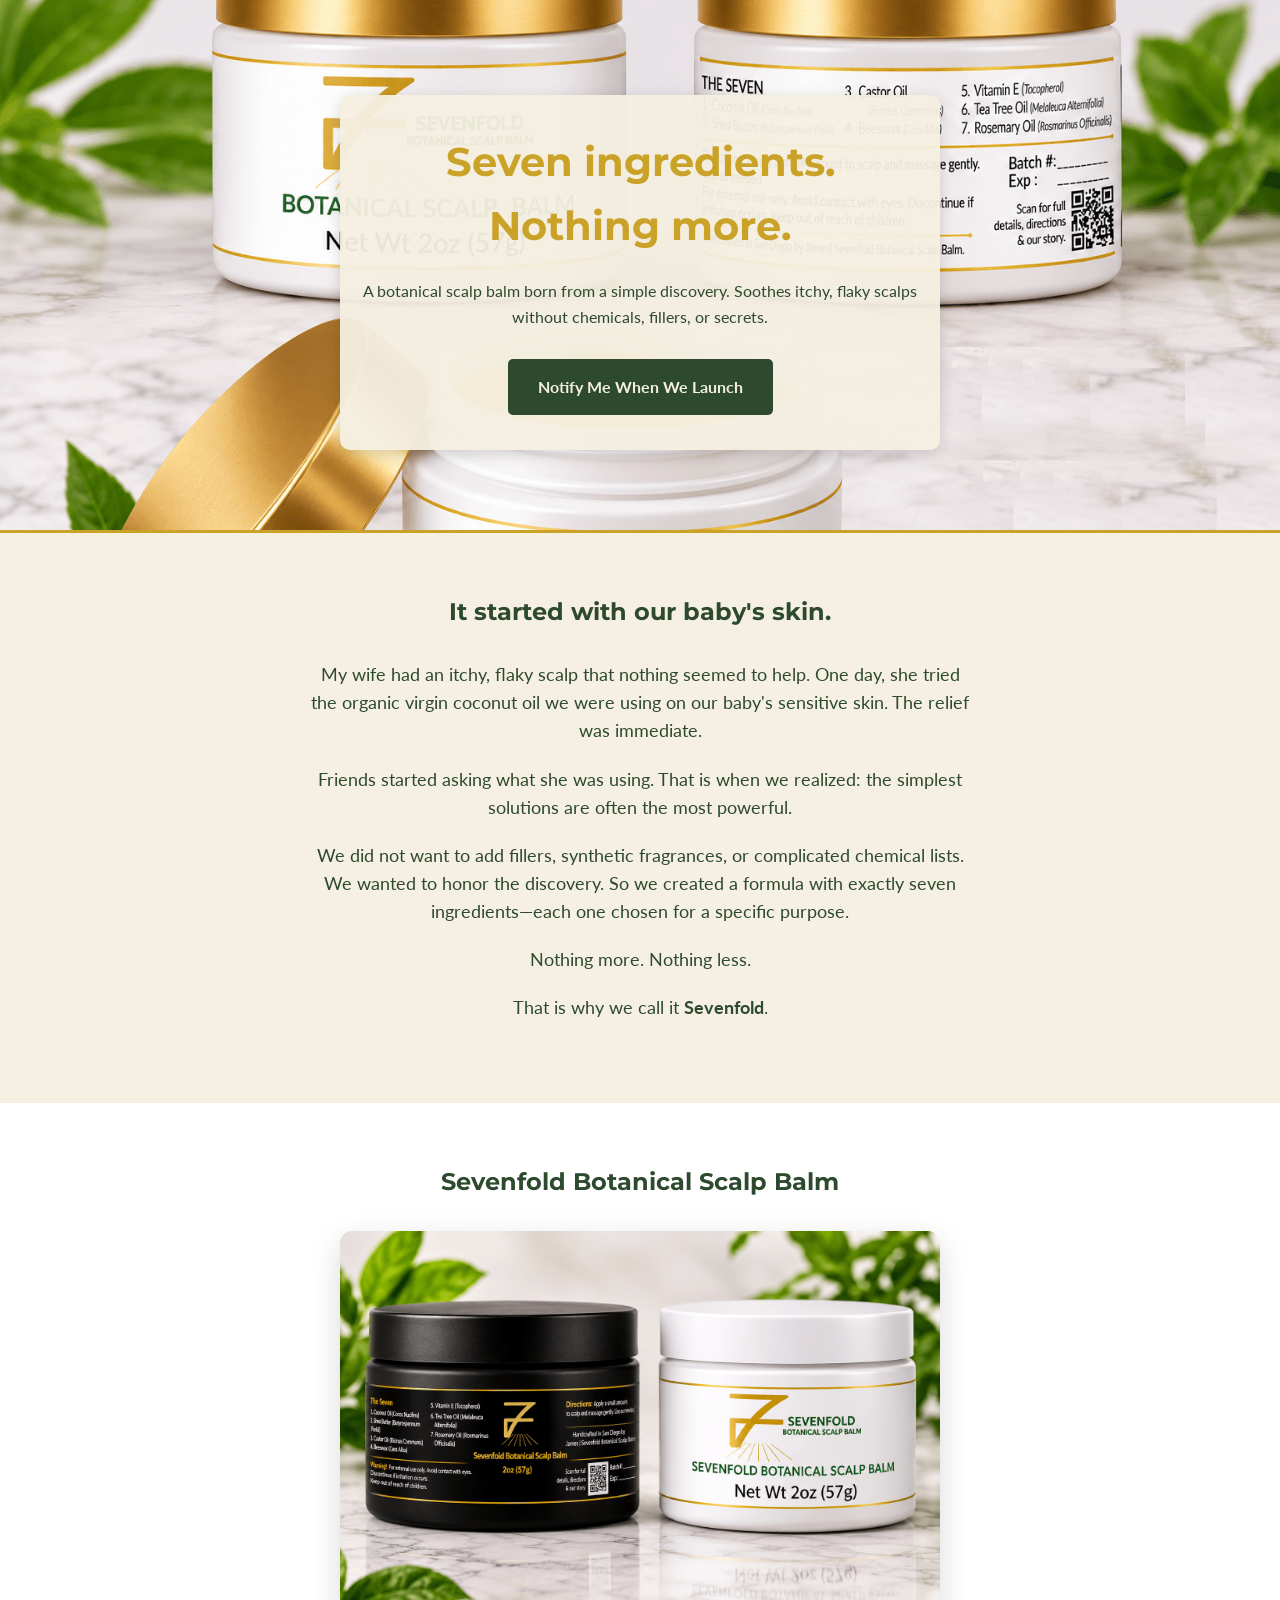
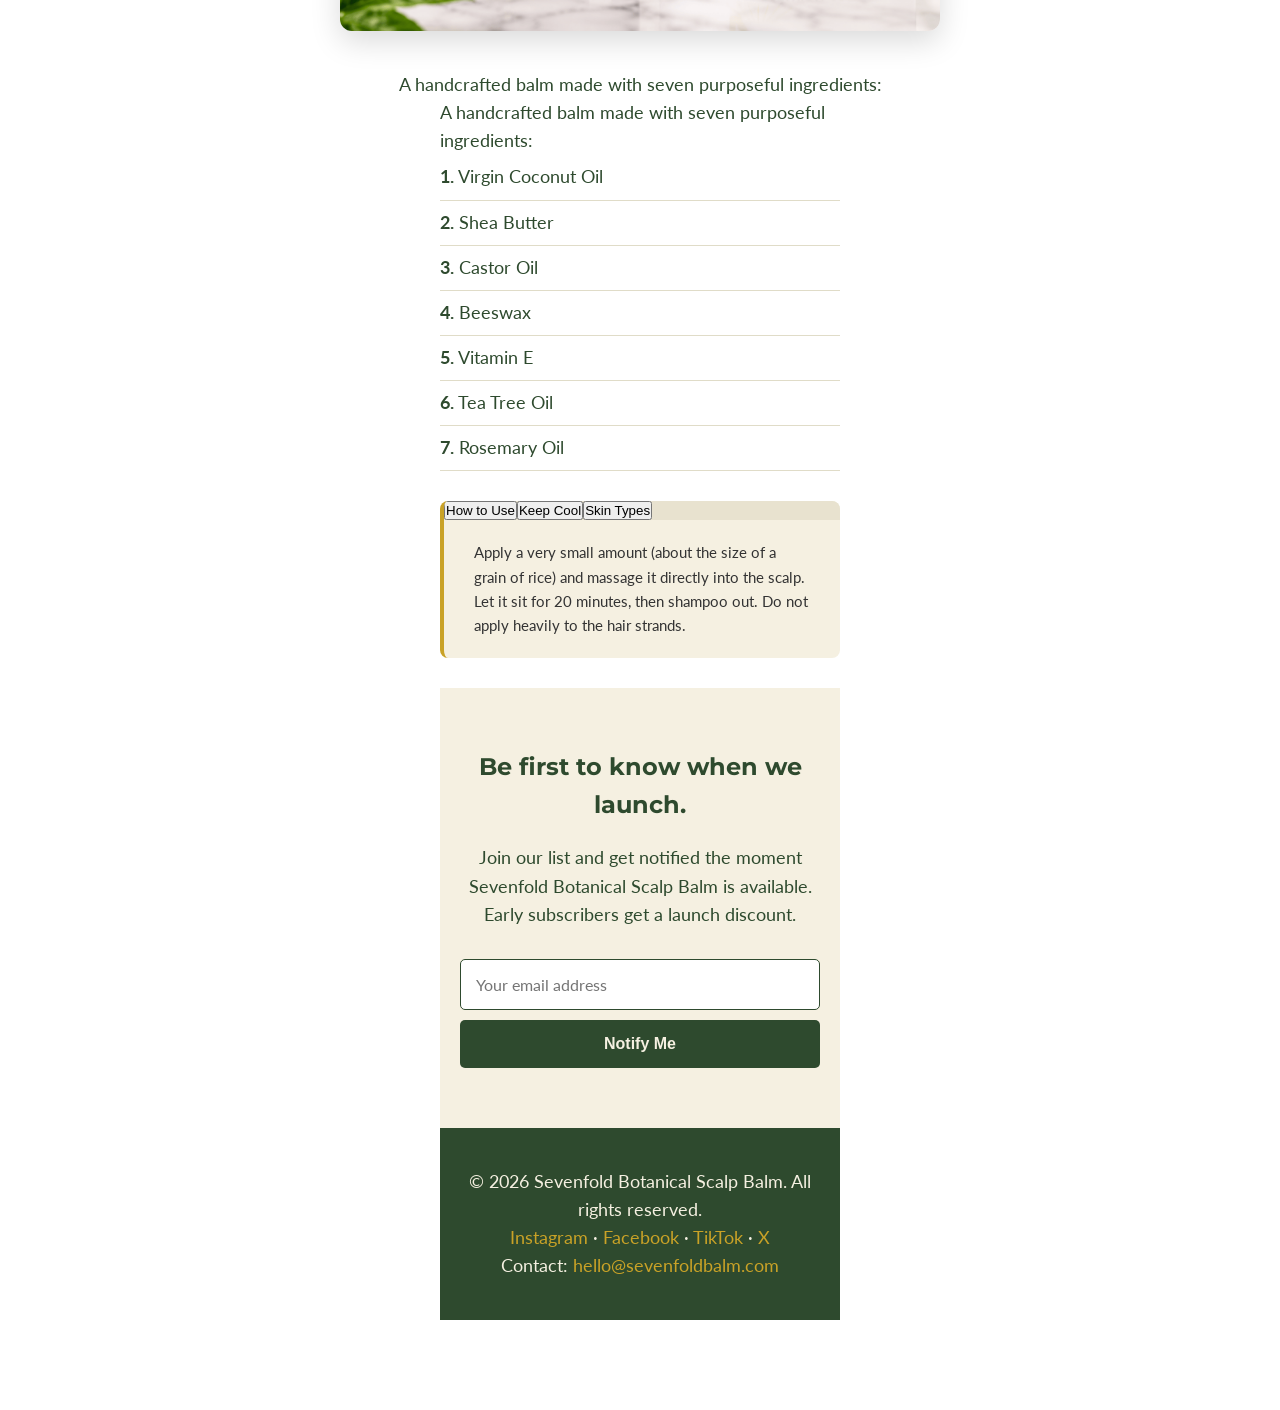
<file: index.html>
<!DOCTYPE html>
<html lang="en">
<head>
  <meta charset="UTF-8">
  <meta name="viewport" content="width=device-width, initial-scale=1.0">
  <title>Sevenfold Botanical Scalp Balm | Seven Ingredients. Nothing More.</title>
  <meta name="description" content="A botanical scalp balm made with seven purposeful ingredients. Soothes itchy, flaky scalps naturally. Coming soon.">
  <link rel="stylesheet" href="style.css?v=4">
  <link href="https://fonts.googleapis.com/css2?family=Montserrat:wght@400;700&family=Lato:wght@400;700&display=swap" rel="stylesheet">
  
  <!-- Favicon Links -->
  <link rel="apple-touch-icon" sizes="180x180" href="/apple-touch-icon.png">
  <link rel="icon" type="image/png" sizes="32x32" href="/favicon-32x32.png">
  <link rel="icon" type="image/png" sizes="16x16" href="/favicon-16x16.png">
  <link rel="manifest" href="/site.webmanifest">
</head>
<body>

  <!-- HERO SECTION -->
  <section class="hero">
    <div class="hero-content">
      <h1>Seven ingredients. Nothing more.</h1>
      <p class="subheadline">A botanical scalp balm born from a simple discovery. Soothes itchy, flaky scalps without chemicals, fillers, or secrets.</p>
      <a href="#notify" class="button">Notify Me When We Launch</a>
    </div>
  </section>

  <!-- STORY SECTION -->
  <section class="story">
    <h2>It started with our baby's skin.</h2>
    <p>My wife had an itchy, flaky scalp that nothing seemed to help. One day, she tried the organic virgin coconut oil we were using on our baby's sensitive skin. The relief was immediate.</p>
    <p>Friends started asking what she was using. That is when we realized: the simplest solutions are often the most powerful.</p>
    <p>We did not want to add fillers, synthetic fragrances, or complicated chemical lists. We wanted to honor the discovery. So we created a formula with exactly seven ingredients—each one chosen for a specific purpose.</p>
    <p>Nothing more. Nothing less.</p>
    <p>That is why we call it <strong>Sevenfold</strong>.</p>
  </section>

      <!-- PRODUCT SECTION -->
  <section class="product">
    <h2>Sevenfold Botanical Scalp Balm</h2>
    
    <!-- ADD THIS IMAGE -->
    <img src="Sevenfold Botanical Scalp Balm Duo.png" alt="Sevenfold Matte Black Jar" class="product-hero-image">
    
    <p>A handcrafted balm made with seven purposeful ingredients:</p>
    <ul class="ingredient-list">
      <!-- ... your list ... -->
    <p>A handcrafted balm made with seven purposeful ingredients:</p>
    <ul class="ingredient-list">
      <li><strong>1.</strong> Virgin Coconut Oil</li>
      <li><strong>2.</strong> Shea Butter</li>
      <li><strong>3.</strong> Castor Oil</li>
      <li><strong>4.</strong> Beeswax</li>
      <li><strong>5.</strong> Vitamin E</li>
      <li><strong>6.</strong> Tea Tree Oil</li>
      <li><strong>7.</strong> Rosemary Oil</li>
    </ul>
    
   
          <!-- TABBED USAGE INFO -->
    <div class="usage-tabs-container">
      
      <!-- Tab Buttons -->
      <div class="tab-buttons">
        <button class="tab-btn active" data-target="how-to-use">How to Use</button>
        <button class="tab-btn" data-target="keep-cool">Keep Cool</button>
        <button class="tab-btn" data-target="skin-types">Skin Types</button>
      </div>

      <!-- Tab Content -->
      <div id="how-to-use" class="tab-content active-tab-content">
        <p>Apply a very small amount (about the size of a grain of rice) and massage it directly into the scalp. Let it sit for 20 minutes, then shampoo out. Do not apply heavily to the hair strands.</p>
      </div>

      <div id="keep-cool" class="tab-content">
        <p>Our botanical balm is made with pure, unrefined ingredients. It is normal for the balm to soften or melt in transit during hot summer months. If this happens, simply place the jar in the refrigerator for 15 minutes to restore its solid texture.</p>
      </div>

      <div id="skin-types" class="tab-content">
        <p>Formulated for the resilient skin of the scalp. If you have highly acne-prone facial skin, avoid dragging the product down onto your face.</p>
      </div>

    </div>

  <!-- EMAIL SIGNUP SECTION -->
  <section class="signup" id="notify">
    <h2>Be first to know when we launch.</h2>
    <p>Join our list and get notified the moment Sevenfold Botanical Scalp Balm is available. Early subscribers get a launch discount.</p>
    
    <form id="sevenfold-form" class="email-form">
      <input type="email" name="email" placeholder="Your email address" required>
      <button type="submit">Notify Me</button>
    </form>
    <p id="form-message" style="display:none; margin-top:15px; color:#2E4A2E; font-weight:bold;"></p>
  </section>

  <!-- FOOTER -->
  <footer>
    <p>© 2026 Sevenfold Botanical Scalp Balm. All rights reserved.</p>
    <p>
      <a href="https://instagram.com/sevenfoldbalm" target="_blank">Instagram</a> · 
      <a href="https://facebook.com/sevenfoldbalm" target="_blank">Facebook</a> · 
      <a href="https://tiktok.com/@sevenfoldbalm" target="_blank">TikTok</a> · 
      <a href="https://x.com/sevenfoldbalm" target="_blank">X</a>
    </p>
    <p>Contact: <a href="mailto:hello@sevenfoldbalm.com">hello@sevenfoldbalm.com</a></p>
  </footer>

    <!-- TAB SWITCHING SCRIPT -->
  <script>
    // Select all tab buttons and tab contents
    const tabButtons = document.querySelectorAll('.tab-btn');
    const tabContents = document.querySelectorAll('.tab-content');

    tabButtons.forEach(button => {
      button.addEventListener('click', () => {
        const targetTabId = button.getAttribute('data-target');

        // 1. Remove active class from all buttons and contents
        tabButtons.forEach(btn => btn.classList.remove('active'));
        tabContents.forEach(content => content.classList.remove('active-tab-content'));

        // 2. Add active class to the clicked button and its corresponding content
        button.classList.add('active');
        document.getElementById(targetTabId).classList.add('active-tab-content');
      });
    });
  </script>
</body>
</html>
</file>
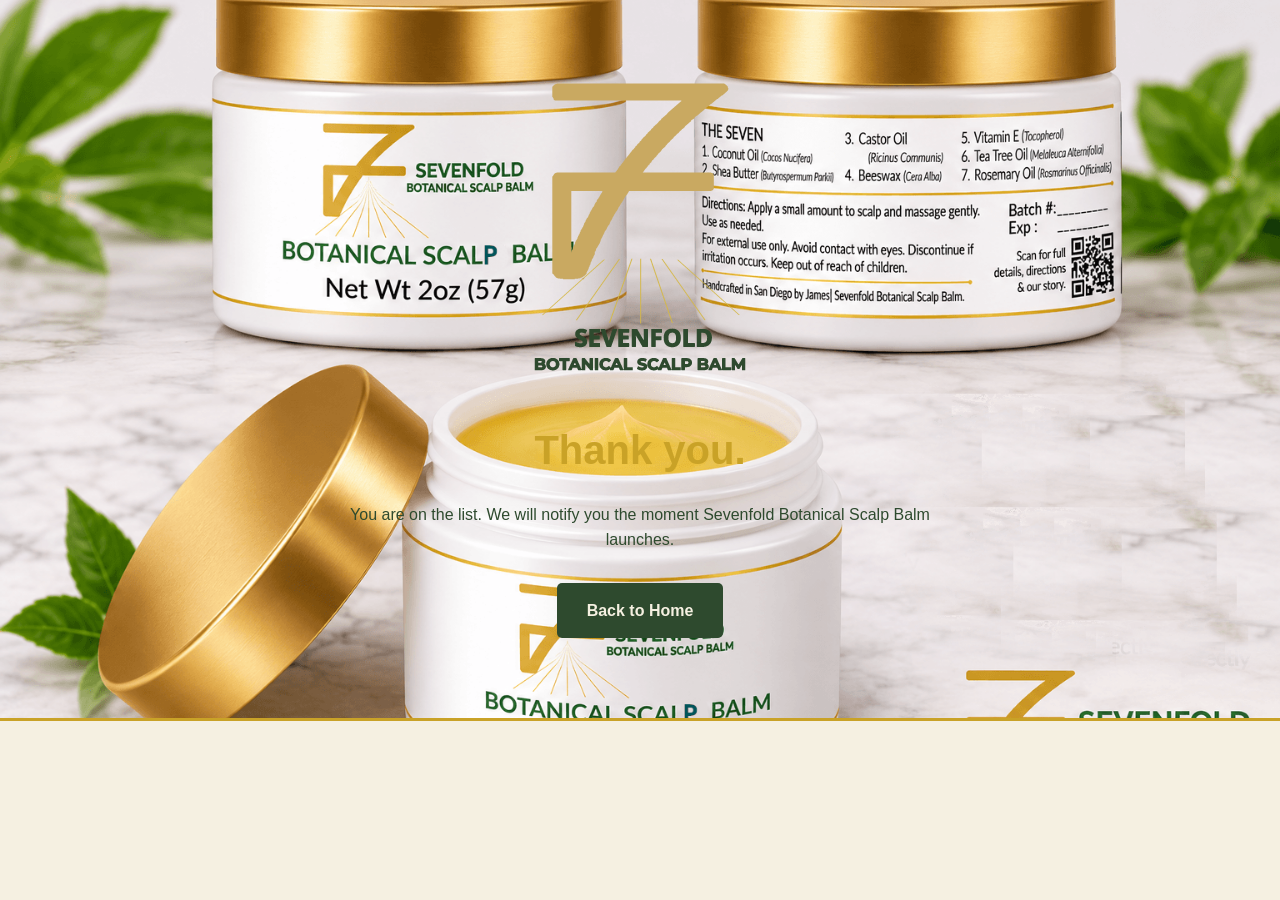
<file: thanks.html>
<!DOCTYPE html>
<html lang="en">
<head>
  <meta charset="UTF-8">
  <title>Thank You | Sevenfold</title>
  <link rel="stylesheet" href="style.css">
</head>
<body>
  <section class="hero">
    <img src="logo-vertical.png" alt="Sevenfold" class="logo">
    <h1>Thank you.</h1>
    <p class="subheadline">You are on the list. We will notify you the moment Sevenfold Botanical Scalp Balm launches.</p>
    <a href="/" class="button">Back to Home</a>
  </section>
</body>
</html>
</file>
<file: style.css>
/* RESET & BASE */
.hero {
  background-image: url('hero-header.png');
  background-size: cover;
  
  /* FOCUS ON THE LIDS: 
     The first value (center) centers it horizontally. 
     The second value (20%) pushes the image down, showing the top portion. 
     You can adjust this number (try 15%, 25%, or 30%) until the lids are perfectly framed. */
  background-position: center 25%; 
  
  /* CLIP THE BOTTOM: 
     A smaller padding makes the strip shorter, chopping off the bottom. */
  padding: 50px 20px; 
  
  text-align: center;
  position: relative;
  border-bottom: 3px solid #C9A227;
}

.hero-content {
  position: relative;
  z-index: 2;
  margin-top: 15px; 
  background: rgba(245, 240, 225, 0.95); 
  padding: 35px 20px;
  border-radius: 10px;
  max-width: 600px;
  margin-left: auto;
  margin-right: auto;
  box-shadow: 0 4px 15px rgba(0,0,0,0.15); /* Slightly stronger shadow to make the card pop */
}

.hero h1 {
  font-size: 2.5rem;
  margin-bottom: 20px;
  color: #C9A227; /* Gold headline */
}

.hero .subheadline {
  font-size: 1.2rem;
  color: #2E4A2E;
  margin-bottom: 30px;
}
* {
  margin: 0;
  padding: 0;
  box-sizing: border-box;
}

body {
  font-family: 'Lato', sans-serif;
  color: #2E4A2E;
  background-color: #F5F0E1;
  line-height: 1.6;
}

h1, h2 {
  font-family: 'Montserrat', sans-serif;
  font-weight: 700;
  color: #2E4A2E;
}

/* HERO SECTION */
.hero {
  text-align: center;
  padding: 80px 20px;
  background-color: #F5F0E1;
}

.hero .logo {
  width: 250px;
  max-width: 80%;
  margin-bottom: 30px;
}

.hero h1 {
  font-size: 2.5rem;
  margin-bottom: 20px;
  color: #C9A227;
}

.hero .subheadline {
  font-size: 1.2rem;
  max-width: 600px;
  margin: 0 auto 30px;
}

.button {
  display: inline-block;
  background-color: #2E4A2E;
  color: #F5F0E1;
  padding: 15px 30px;
  text-decoration: none;
  border-radius: 5px;
  font-weight: 700;
  transition: background-color 0.3s ease;
}

.button:hover {
  background-color: #C9A227;
}

/* STORY SECTION */
.story {
  padding: 60px 20px;
  max-width: 700px;
  margin: 0 auto;
  text-align: center;
}

.story h2 {
  font-size: 2rem;
  margin-bottom: 30px;
  color: #2E4A2E;
}

.story p {
  margin-bottom: 20px;
  font-size: 1.1rem;
}

/* PRODUCT SECTION */
.product {
  padding: 60px 20px;
  background-color: #ffffff;
  text-align: center;
}

.product h2 {
  font-size: 2rem;
  margin-bottom: 30px;
}

.product ul {
  list-style: none;
  max-width: 400px;
  margin: 0 auto 30px;
  text-align: left;
}

.product li {
  padding: 8px 0;
  font-size: 1.1rem;
  border-bottom: 1px solid #e0dcc8;
}

.product p {
  max-width: 600px;
  margin: 0 auto;
  font-size: 1.1rem;
}

/* SIGNUP SECTION */
.signup {
  padding: 60px 20px;
  text-align: center;
  background-color: #F5F0E1;
}

.signup h2 {
  font-size: 2rem;
  margin-bottom: 20px;
}

.signup p {
  max-width: 600px;
  margin: 0 auto 30px;
  font-size: 1.1rem;
}

.email-form {
  display: flex;
  justify-content: center;
  flex-wrap: wrap;
  gap: 10px;
  max-width: 500px;
  margin: 0 auto;
}

.email-form input {
  flex: 1;
  min-width: 250px;
  padding: 15px;
  border: 1px solid #2E4A2E;
  border-radius: 5px;
  font-size: 1rem;
  font-family: 'Lato', sans-serif;
}

.email-form button {
  padding: 15px 30px;
  background-color: #2E4A2E;
  color: #F5F0E1;
  border: none;
  border-radius: 5px;
  font-size: 1rem;
  font-weight: 700;
  cursor: pointer;
  transition: background-color 0.3s ease;
}

.email-form button:hover {
  background-color: #C9A227;
}

/* FOOTER */
footer {
  padding: 40px 20px;
  text-align: center;
  background-color: #2E4A2E;
  color: #F5F0E1;
  font-size: 0.9rem;
}

footer a {
  color: #C9A227;
  text-decoration: none;
}

footer a:hover {
  text-decoration: underline;
}

footer p {
  margin-bottom: 10px;
}

/* MOBILE RESPONSIVE */
@media (max-width: 600px) {
  .hero {
    padding: 20px 10px; /* Very thin on mobile */
  }
  .hero-content {
    padding: 20px 15px;
  }
}

  .hero .subheadline {
    font-size: 1rem;
  }

  .story h2,
  .product h2,
  .signup h2 {
    font-size: 1.5rem;
  }

  .email-form input,
  .email-form button {
    width: 100%;
  }
/* USAGE & ADVISORY STYLES */
.usage-info {
  max-width: 600px;
  margin: 30px auto;
  text-align: left;
  background-color: #F5F0E1; /* Cream background */
  padding: 20px 30px;
  border-radius: 8px;
  border-left: 4px solid #C9A227; /* Gold accent line */
}

.usage-info h3 {
  font-family: 'Montserrat', sans-serif;
  color: #2E4A2E;
  font-size: 1.1rem;
  margin-top: 15px;
  margin-bottom: 5px;
}

.usage-info h3:first-child {
  margin-top: 0;
}

.usage-info p {
  font-size: 0.95rem;
  line-height: 1.5;
  color: #333;
}
/* TABBED USAGE INFO STYLES */
.usage-tabs-container {
  max-width: 600px;
  margin: 30px auto;
  text-align: left;
  background-color: #F5F0E1; /* Cream background */
  border-radius: 8px;
  border-left: 4px solid #C9A227; /* Gold accent line */
  overflow: hidden;
}

.tab-buttons {
  display: flex;
  flex-direction: row; /* Forces horizontal on desktop */
  background-color: #e8e2cf; 
}

/* ... (Keep the .tab-btn, .tab-content, etc. the same) ... */

/* Mobile Responsiveness for Tabs */
@media (max-width: 600px) {
  .tab-buttons {
    flex-direction: column; /* Stacks vertically on mobile */
  }
  .tab-btn {
    border-bottom: 1px solid #dcd5bd;
    border-left: none;
  }
  .tab-btn.active {
    border-bottom: 1px solid #dcd5bd;
    border-left: 4px solid #2E4A2E;
  }
}

.tab-content {
  display: none;
  padding: 20px 30px;
}

.active-tab-content {
  display: block;
  animation: fadeIn 0.3s ease-in-out;
}

@keyframes fadeIn {
  from { opacity: 0; transform: translateY(-5px); }
  to { opacity: 1; transform: translateY(0); }
}

.tab-content p {
  font-size: 0.95rem;
  line-height: 1.6;
  color: #333;
  margin: 0;
}

/* Mobile Responsiveness for Tabs */
@media (max-width: 600px) {
  .tab-buttons {
    flex-direction: column;
  }
  .tab-btn {
    border-bottom: 1px solid #dcd5bd;
  }
  .tab-btn.active {
    border-bottom: 1px solid #dcd5bd;
    border-left: 4px solid #2E4A2E;
  }
}
/* PRODUCT IMAGE STYLING */
.product-hero-image {
  max-width: 600px; /* Keeps it from getting too huge */
  width: 100%;
  height: auto;
  border-radius: 12px; /* Softens the edges to match your brand */
  box-shadow: 0 10px 30px rgba(0,0,0,0.15); /* Adds a premium shadow behind the jar */
  margin: 20px auto 40px auto; /* Centers it and gives it breathing room */
  display: block;
}
}
</file>
